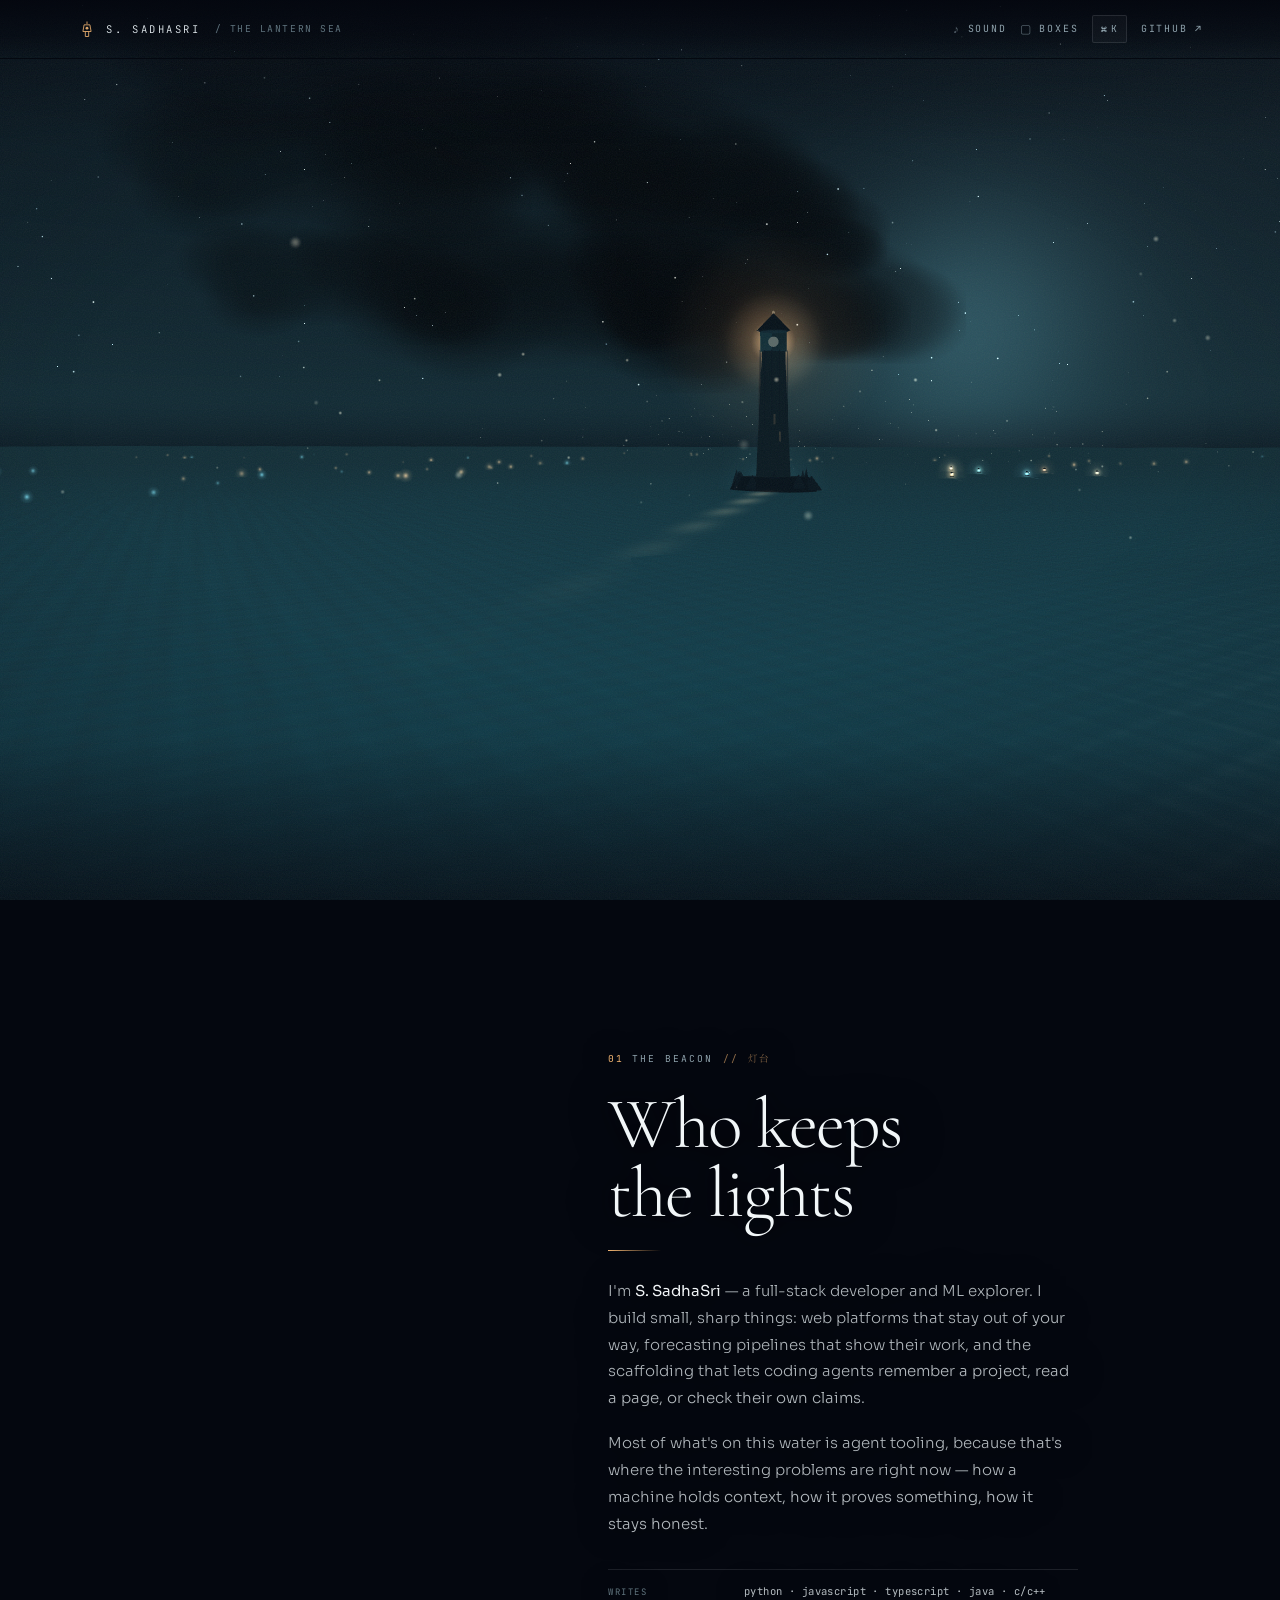
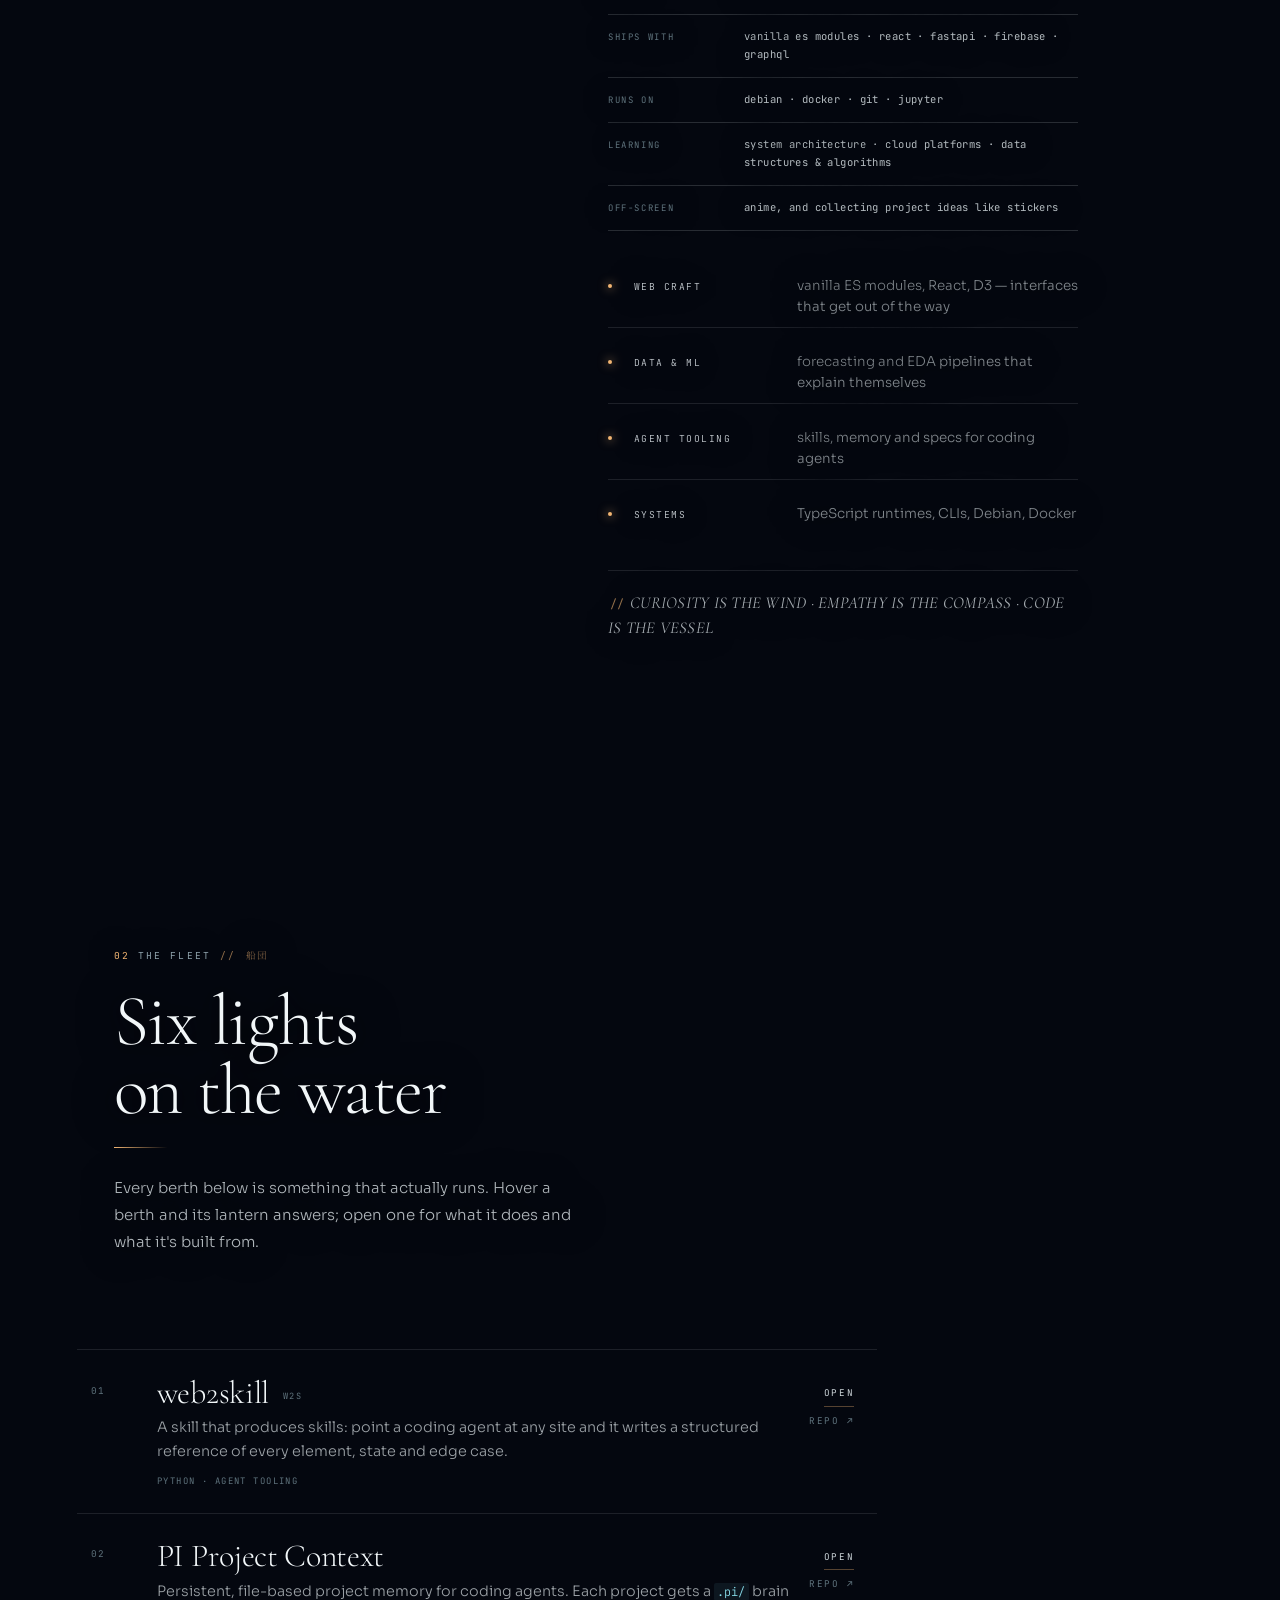
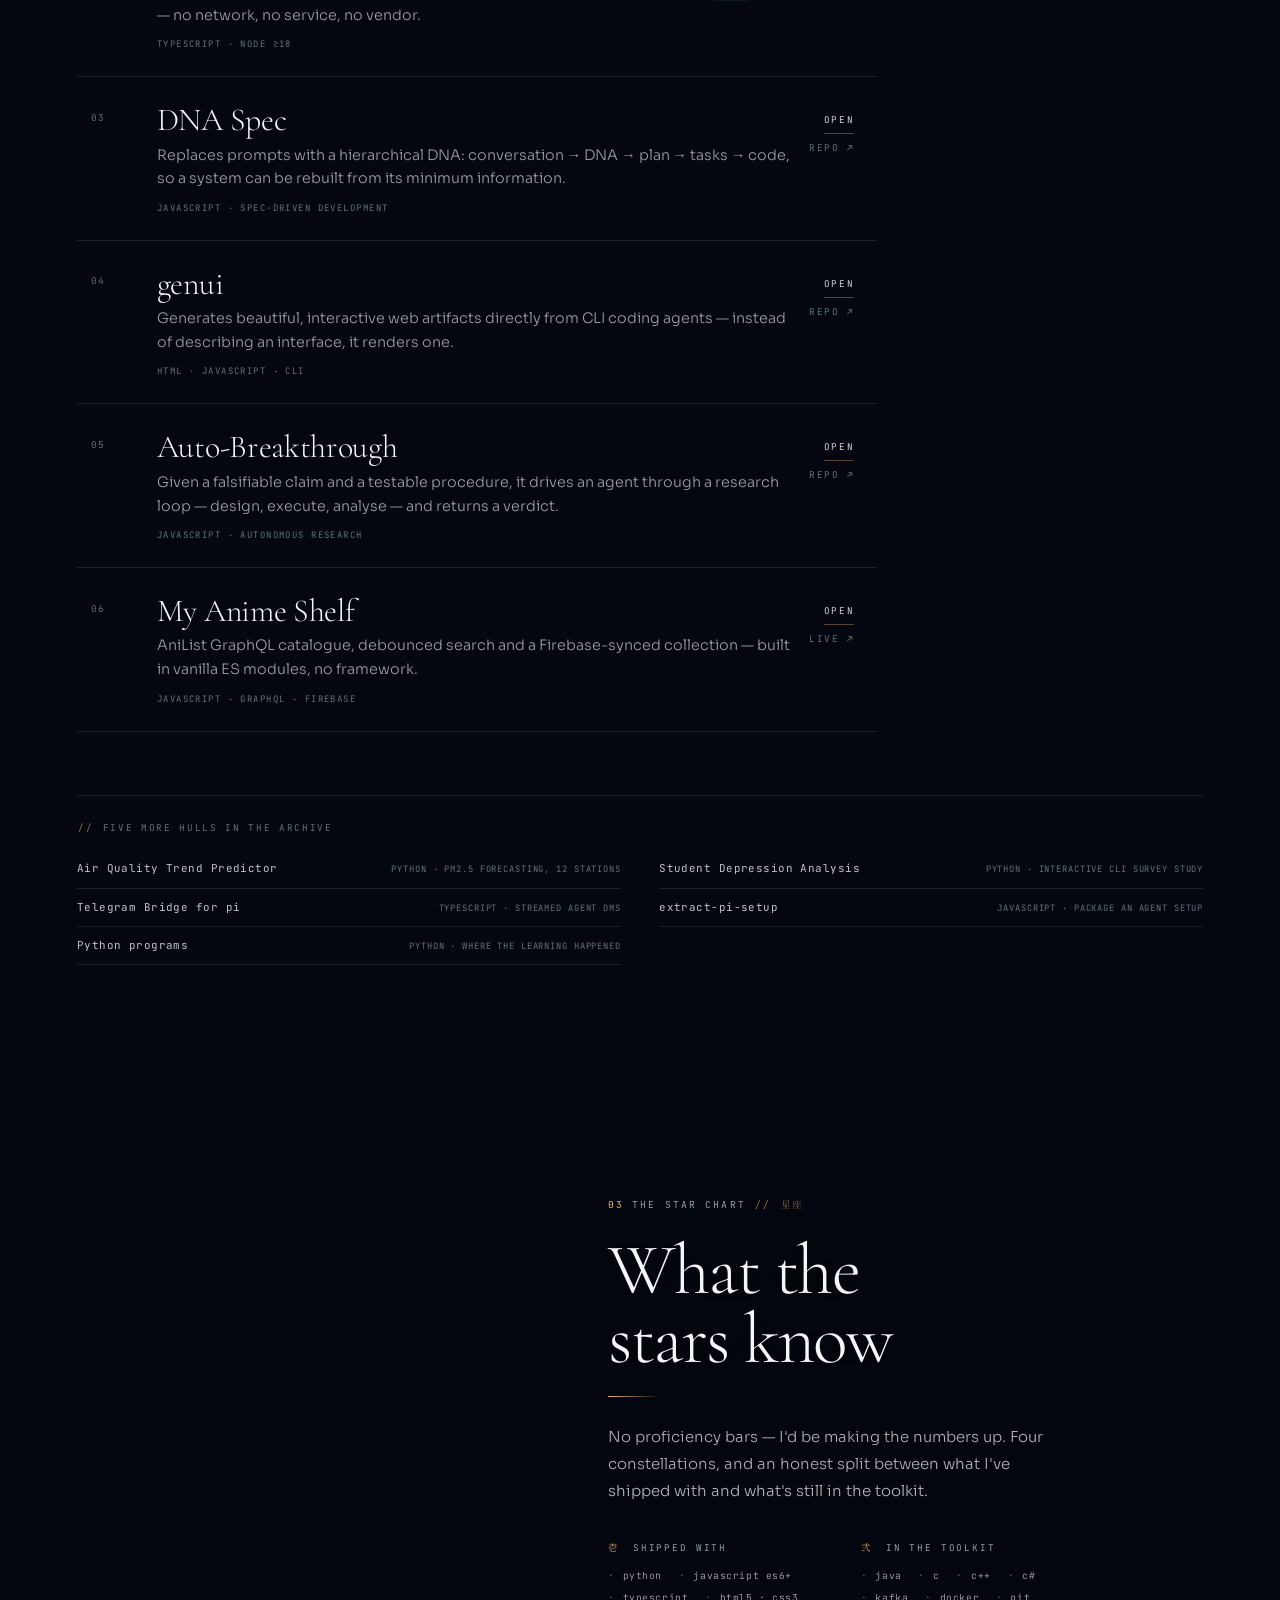
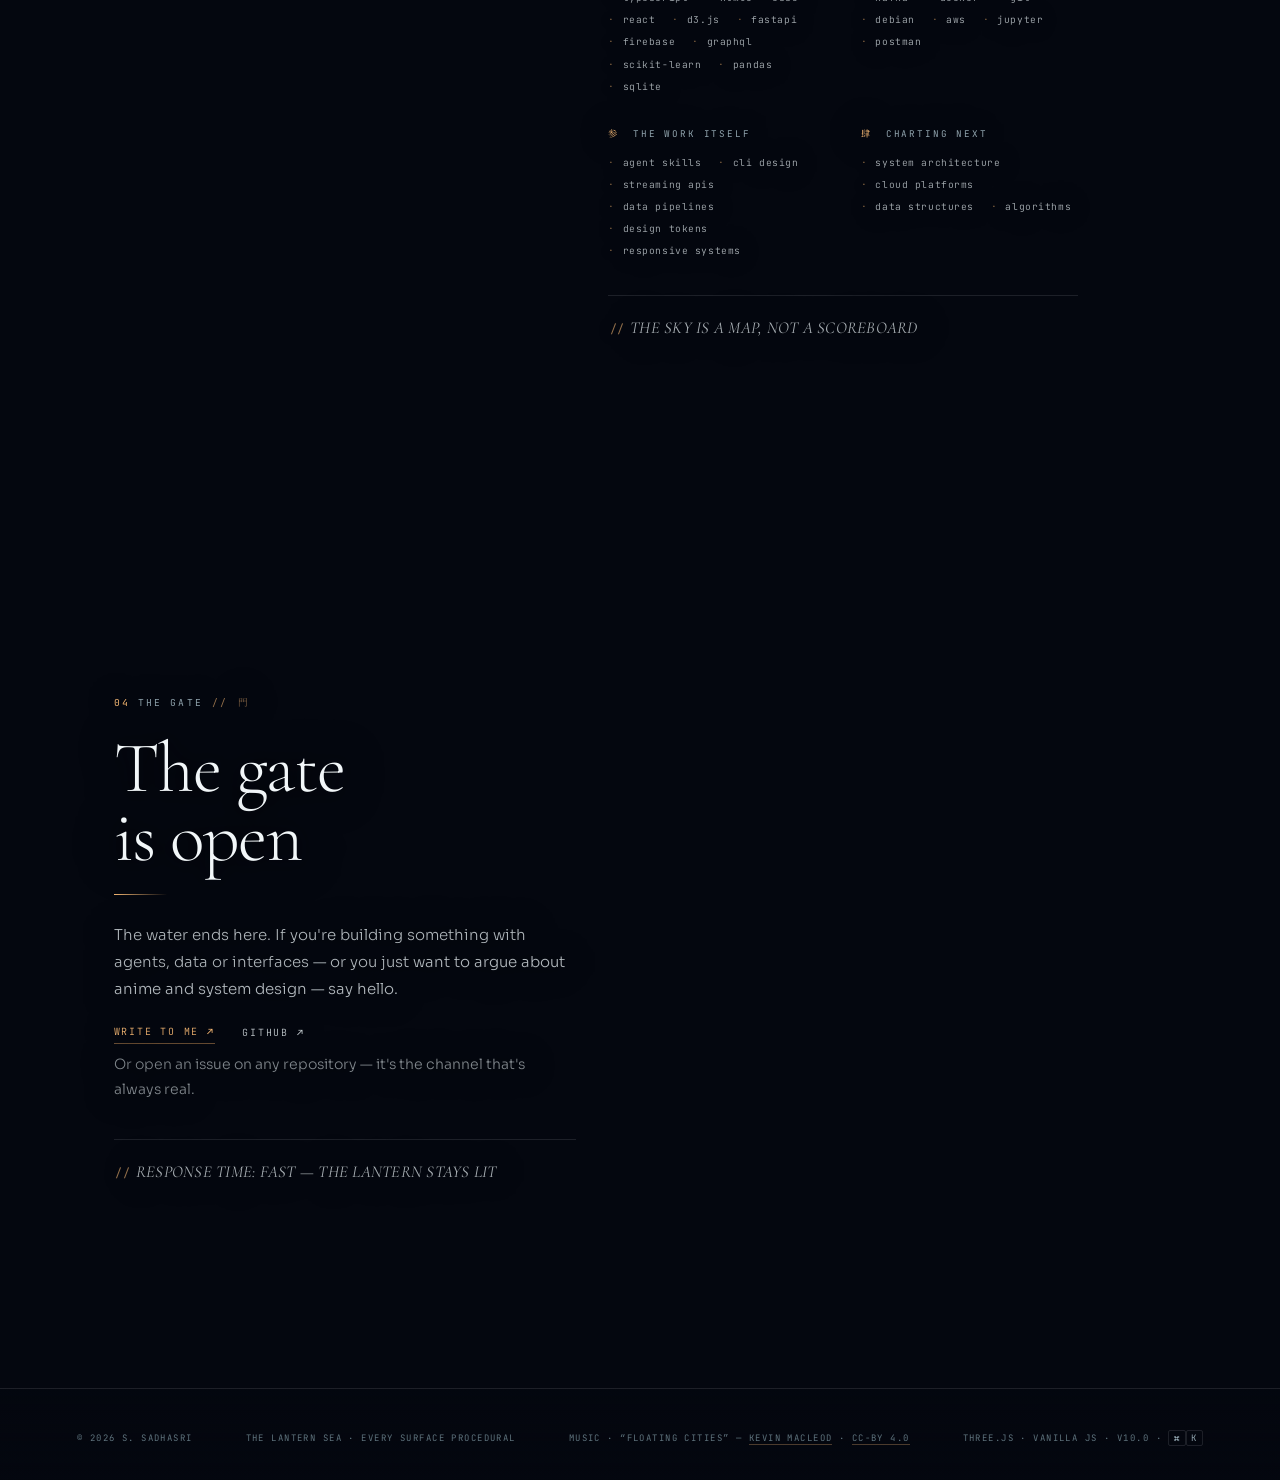
<file: ss-portfolio/index.html>
<!DOCTYPE html>
<html lang="en">
<head>
  <meta charset="UTF-8">
  <meta name="viewport" content="width=device-width, initial-scale=1.0">
  <title>S. SADHASRI — THE LANTERN SEA // an explorable portfolio</title>
  <meta name="description" content="S. SadhaSri — full-stack developer & ML explorer. A procedural night ocean you can sail through: a beacon, a fleet of six projects, a star chart and a gate. Three.js, vanilla JS, zero downloaded models.">
  <meta name="theme-color" content="#04070f">
  <meta property="og:title" content="S. SADHASRI — THE LANTERN SEA">
  <meta property="og:description" content="The night ocean of a machine that never sleeps. Scroll to sail between a lighthouse, a fleet of lanterns, a star chart and a gate.">
  <meta property="og:type" content="website">
  <meta property="og:image" content="https://saichaitu2012.github.io/SAICHAITU2012/ss-portfolio/assets/og.png">
  <meta name="twitter:card" content="summary_large_image">
  <link rel="icon" href="data:image/svg+xml,%3Csvg xmlns='http://www.w3.org/2000/svg' viewBox='0 0 64 64'%3E%3Crect width='64' height='64' rx='14' fill='%2304070f'/%3E%3Cpath d='M32 14v6M24 22h16l3 18H21zM27 40h10v10H27z' fill='none' stroke='%23f3b673' stroke-width='2.4' stroke-linejoin='round'/%3E%3Ccircle cx='32' cy='31' r='4.5' fill='%23ffd9a3'/%3E%3C/svg%3E">
  <link rel="preconnect" href="https://fonts.googleapis.com">
  <link rel="preconnect" href="https://fonts.gstatic.com" crossorigin>
  <!-- fonts load async so no render is ever blocked waiting on them — the
       system fallbacks paint first and the webfonts swap in. The JP family
       is subset to exactly the 13 glyphs this site uses (a few KB instead
       of full JP slices): 参台団壱岸座弐星海灯肆船門 -->
  <link rel="stylesheet" media="print" onload="this.media='all'" href="https://fonts.googleapis.com/css2?family=Cormorant+Garamond:ital,wght@0,300;0,400;1,300&family=Sora:wght@200;300;400;500&family=JetBrains+Mono:wght@400;500&display=swap">
  <link rel="stylesheet" media="print" onload="this.media='all'" href="https://fonts.googleapis.com/css2?family=Noto+Serif+JP:wght@300&text=%E5%8F%82%E5%8F%B0%E5%9B%A3%E5%A3%B1%E5%B2%B8%E5%BA%A7%E5%BC%90%E6%98%9F%E6%B5%B7%E7%81%AF%E8%82%86%E8%88%B9%E9%96%80&display=swap">
  <noscript>
    <link rel="stylesheet" href="https://fonts.googleapis.com/css2?family=Cormorant+Garamond:ital,wght@0,300;0,400;1,300&family=Sora:wght@200;300;400;500&family=JetBrains+Mono:wght@400;500&family=Noto+Serif+JP:wght@300&display=swap">
  </noscript>
  <link rel="stylesheet" href="style.css">
  <script>document.documentElement.classList.add('js');</script>
</head>
<body>

  <!-- ══ boot ══ -->
  <div id="boot" aria-hidden="true">
    <div class="boot-kanji" lang="ja">灯</div>
    <div class="boot-inner">
      <p class="boot-over mono">the lantern sea <span class="rule">//</span> <span lang="ja">灯海</span></p>
      <canvas id="boot-fx" width="340" height="340"></canvas>
      <p class="boot-line mono" id="boot-line">lighting the lanterns</p>
      <div class="boot-bar"><i></i></div>
    </div>
    <p class="boot-brand mono">S. SadhaSri <span class="rule">//</span> the night ocean of a machine that never sleeps</p>
  </div>

  <!-- ══ the world ══ -->
  <canvas id="world" aria-hidden="true"></canvas>
  <div class="scrim" aria-hidden="true"></div>
  <div class="grain" aria-hidden="true"></div>

  <a class="skip-link" href="#main">skip to content</a>

  <!-- ══ station readout ══ -->
  <div id="hud" class="hud mono" aria-hidden="true">
    <span id="hud-num">00</span>
    <span id="hud-name">the shore</span>
    <i class="hud-bar"><b id="hud-fill"></b></i>
  </div>

  <!-- ══ journey rail ══ -->
  <nav class="journey" aria-label="stations">
    <ul>
      <li><a href="#shore" data-station="0"><span class="j-num mono">00</span><span class="j-name">shore</span><span class="j-jp" lang="ja">岸</span></a></li>
      <li><a href="#beacon" data-station="1"><span class="j-num mono">01</span><span class="j-name">beacon</span><span class="j-jp" lang="ja">灯台</span></a></li>
      <li><a href="#fleet" data-station="2"><span class="j-num mono">02</span><span class="j-name">fleet</span><span class="j-jp" lang="ja">船団</span></a></li>
      <li><a href="#chart" data-station="3"><span class="j-num mono">03</span><span class="j-name">chart</span><span class="j-jp" lang="ja">星座</span></a></li>
      <li><a href="#gate" data-station="4"><span class="j-num mono">04</span><span class="j-name">gate</span><span class="j-jp" lang="ja">門</span></a></li>
    </ul>
  </nav>

  <!-- ══ nav ══ -->
  <header id="site-nav">
    <div class="nav-inner">
      <a href="#shore" class="nav-mark" aria-label="S. SadhaSri — home">
        <svg viewBox="0 0 24 24" aria-hidden="true"><path d="M12 3v3M8.5 7h7l1.4 8H7.1zM10 15h4v6h-4z" fill="none" stroke="currentColor" stroke-width="1.1" stroke-linejoin="round"/><circle cx="12" cy="11" r="1.7" fill="currentColor"/></svg>
        <span class="nav-name">S. SADHASRI</span>
      </a>
      <span class="nav-world mono">/ the lantern sea</span>
      <div class="nav-right">
        <button id="sound-toggle" class="nav-tgl mono" type="button" aria-pressed="false" title="ambient sound — waves, a slow pad and lantern chimes">
          <span class="tgl-glyph" aria-hidden="true">♪</span><span class="tgl-text">sound</span>
        </button>
        <button id="boxes-toggle" class="nav-tgl mono" type="button" aria-pressed="false" title="show the golden-edged panels (classic look)">
          <span class="tgl-glyph" aria-hidden="true">▢</span><span class="tgl-text">boxes</span>
        </button>
        <button id="cmdk-open" class="cmdk-btn mono" type="button" aria-label="open command palette">
          <span>⌘</span><span>K</span>
        </button>
        <a class="nav-gh mono" href="https://github.com/SadhaSri697" target="_blank" rel="noopener">github <span aria-hidden="true">↗</span></a>
      </div>
    </div>
  </header>

  <main id="main">

    <!-- ══ 00 · THE SHORE ══ -->
    <section id="shore" class="station" data-station="0">
      <div class="panel panel-hero">
        <p class="overline mono">the lantern sea <span class="rule">//</span> an explorable portfolio <span class="jp" lang="ja">灯海</span></p>
        <h1 class="hero-name">S.&nbsp;SadhaSri</h1>
        <p class="hero-role mono"><span class="caret-mark">▸</span> <span id="typed">full-stack developer</span><i class="caret" aria-hidden="true"></i></p>
        <p class="lede">
          This is the night ocean of a machine that never sleeps. Everything I've built
          is a light left burning on the water — scroll, and we'll sail past all of it.
        </p>
        <div class="cta-row">
          <a class="btn btn-solid" href="#beacon">set sail <span aria-hidden="true">↓</span></a>
          <a class="btn btn-line" href="https://github.com/SadhaSri697" target="_blank" rel="noopener">github <span aria-hidden="true">↗</span></a>
        </div>
        <dl class="figures mono">
          <div><dt>public repos</dt><dd data-count="13">13</dd></div>
          <div><dt>lanterns in the fleet</dt><dd data-count="6">6</dd></div>
          <div><dt>constellations</dt><dd data-count="4">4</dd></div>
          <div><dt>ocean</dt><dd>1</dd></div>
        </dl>
      </div>
      <a class="sail-cue mono" href="#beacon"><span>sail</span><i></i></a>
    </section>

    <!-- ══ 01 · THE BEACON ══ -->
    <section id="beacon" class="station station-right" data-station="1">
      <div class="panel">
        <p class="station-head mono"><span class="s-num">01</span> the beacon <span class="rule">//</span> <span class="jp" lang="ja">灯台</span></p>
        <h2 class="display">Who keeps<br>the lights</h2>
        <p class="body">
          I'm <strong>S. SadhaSri</strong> — a full-stack developer and ML explorer.
          I build small, sharp things: web platforms that stay out of your way,
          forecasting pipelines that show their work, and the scaffolding that lets
          coding agents remember a project, read a page, or check their own claims.
        </p>
        <p class="body">
          Most of what's on this water is agent tooling, because that's where the
          interesting problems are right now — how a machine holds context, how it
          proves something, how it stays honest.
        </p>

        <dl class="dossier mono">
          <div><dt>writes</dt><dd>python · javascript · typescript · java · c/c++</dd></div>
          <div><dt>ships with</dt><dd>vanilla es modules · react · fastapi · firebase · graphql</dd></div>
          <div><dt>runs on</dt><dd>debian · docker · git · jupyter</dd></div>
          <div><dt>learning</dt><dd>system architecture · cloud platforms · data structures &amp; algorithms</dd></div>
          <div><dt>off-screen</dt><dd>anime, and collecting project ideas like stickers</dd></div>
        </dl>

        <ul class="lamps">
          <li>
            <span class="lamp-mark" aria-hidden="true"></span>
            <span class="lamp-name">web craft</span>
            <span class="lamp-note">vanilla ES modules, React, D3 — interfaces that get out of the way</span>
          </li>
          <li>
            <span class="lamp-mark" aria-hidden="true"></span>
            <span class="lamp-name">data &amp; ml</span>
            <span class="lamp-note">forecasting and EDA pipelines that explain themselves</span>
          </li>
          <li>
            <span class="lamp-mark" aria-hidden="true"></span>
            <span class="lamp-name">agent tooling</span>
            <span class="lamp-note">skills, memory and specs for coding agents</span>
          </li>
          <li>
            <span class="lamp-mark" aria-hidden="true"></span>
            <span class="lamp-name">systems</span>
            <span class="lamp-note">TypeScript runtimes, CLIs, Debian, Docker</span>
          </li>
        </ul>

        <p class="creed mono"><span class="rule">//</span> curiosity is the wind · empathy is the compass · code is the vessel</p>
      </div>
    </section>

    <!-- ══ 02 · THE FLEET ══ -->
    <section id="fleet" class="station station-fleet" data-station="2">
      <div class="fleet-inner">
        <div class="panel">
        <p class="station-head mono"><span class="s-num">02</span> the fleet <span class="rule">//</span> <span class="jp" lang="ja">船団</span></p>
        <h2 class="display">Six lights<br>on the water</h2>
        <p class="body">
          Every berth below is something that actually runs. Hover a berth and its
          lantern answers; open one for what it does and what it's built from.
        </p>
      </div>

      <ol class="fleet" id="fleet-list">
        <li class="berth" data-project="w2s">
          <span class="b-num mono">01</span>
          <div class="b-main">
            <h3 class="b-title">web2skill <span class="b-alias mono">w2s</span></h3>
            <p class="b-desc">A skill that produces skills: point a coding agent at any site and it writes a structured reference of every element, state and edge case.</p>
            <p class="b-tags mono">python · agent tooling</p>
          </div>
          <div class="b-acts">
            <button class="b-open mono" type="button" data-open="w2s">open</button>
            <a class="b-link mono" href="https://github.com/SadhaSri697/Webtoskill" target="_blank" rel="noopener">repo ↗</a>
          </div>
        </li>
        <li class="berth" data-project="pi">
          <span class="b-num mono">02</span>
          <div class="b-main">
            <h3 class="b-title">PI Project Context</h3>
            <p class="b-desc">Persistent, file-based project memory for coding agents. Each project gets a <code>.pi/</code> brain — no network, no service, no vendor.</p>
            <p class="b-tags mono">typescript · node ≥18</p>
          </div>
          <div class="b-acts">
            <button class="b-open mono" type="button" data-open="pi">open</button>
            <a class="b-link mono" href="https://github.com/SadhaSri697/Pi-ppc-main" target="_blank" rel="noopener">repo ↗</a>
          </div>
        </li>
        <li class="berth" data-project="dna">
          <span class="b-num mono">03</span>
          <div class="b-main">
            <h3 class="b-title">DNA Spec</h3>
            <p class="b-desc">Replaces prompts with a hierarchical DNA: conversation → DNA → plan → tasks → code, so a system can be rebuilt from its minimum information.</p>
            <p class="b-tags mono">javascript · spec-driven development</p>
          </div>
          <div class="b-acts">
            <button class="b-open mono" type="button" data-open="dna">open</button>
            <a class="b-link mono" href="https://github.com/SadhaSri697/Dna-spec-main" target="_blank" rel="noopener">repo ↗</a>
          </div>
        </li>
        <li class="berth" data-project="genui">
          <span class="b-num mono">04</span>
          <div class="b-main">
            <h3 class="b-title">genui</h3>
            <p class="b-desc">Generates beautiful, interactive web artifacts directly from CLI coding agents — instead of describing an interface, it renders one.</p>
            <p class="b-tags mono">html · javascript · cli</p>
          </div>
          <div class="b-acts">
            <button class="b-open mono" type="button" data-open="genui">open</button>
            <a class="b-link mono" href="https://github.com/SadhaSri697/Genui-main" target="_blank" rel="noopener">repo ↗</a>
          </div>
        </li>
        <li class="berth" data-project="auto">
          <span class="b-num mono">05</span>
          <div class="b-main">
            <h3 class="b-title">Auto-Breakthrough</h3>
            <p class="b-desc">Given a falsifiable claim and a testable procedure, it drives an agent through a research loop — design, execute, analyse — and returns a verdict.</p>
            <p class="b-tags mono">javascript · autonomous research</p>
          </div>
          <div class="b-acts">
            <button class="b-open mono" type="button" data-open="auto">open</button>
            <a class="b-link mono" href="https://github.com/SadhaSri697/Auto-breaktrough-main" target="_blank" rel="noopener">repo ↗</a>
          </div>
        </li>
        <li class="berth" data-project="anime">
          <span class="b-num mono">06</span>
          <div class="b-main">
            <h3 class="b-title">My Anime Shelf</h3>
            <p class="b-desc">AniList GraphQL catalogue, debounced search and a Firebase-synced collection — built in vanilla ES modules, no framework.</p>
            <p class="b-tags mono">javascript · graphql · firebase</p>
          </div>
          <div class="b-acts">
            <button class="b-open mono" type="button" data-open="anime">open</button>
            <a class="b-link mono" href="https://sadhasri697.github.io/My-Anime-Self/" target="_blank" rel="noopener">live ↗</a>
          </div>
        </li>
      </ol>
      </div>

      <div class="archive">
        <p class="archive-head mono"><span class="rule">//</span> five more hulls in the archive</p>
        <ul class="archive-list mono">
          <li><a href="https://github.com/SadhaSri697/Air-Quality-Trend-Predictor" target="_blank" rel="noopener"><b>Air Quality Trend Predictor</b><span>python · pm2.5 forecasting, 12 stations</span></a></li>
          <li><a href="https://github.com/SadhaSri697/Student-Depression-Analysis" target="_blank" rel="noopener"><b>Student Depression Analysis</b><span>python · interactive CLI survey study</span></a></li>
          <li><a href="https://github.com/SadhaSri697/Pi-telegram-main" target="_blank" rel="noopener"><b>Telegram Bridge for pi</b><span>typescript · streamed agent DMs</span></a></li>
          <li><a href="https://github.com/SadhaSri697/Pi-extract-main" target="_blank" rel="noopener"><b>extract-pi-setup</b><span>javascript · package an agent setup</span></a></li>
          <li><a href="https://github.com/SadhaSri697/Python-programs" target="_blank" rel="noopener"><b>Python programs</b><span>python · where the learning happened</span></a></li>
        </ul>
      </div>
    </section>

    <!-- ══ 03 · THE STAR CHART ══ -->
    <section id="chart" class="station station-right" data-station="3">
      <div class="panel">
        <p class="station-head mono"><span class="s-num">03</span> the star chart <span class="rule">//</span> <span class="jp" lang="ja">星座</span></p>
        <h2 class="display">What the<br>stars know</h2>
        <p class="body">
          No proficiency bars — I'd be making the numbers up. Four constellations,
          and an honest split between what I've shipped with and what's still
          in the toolkit.
        </p>

        <div class="chart-groups">
          <div class="cg">
            <p class="cg-title mono"><span class="cg-i">壱</span> shipped with</p>
            <ul class="chips"><li>python</li><li>javascript es6+</li><li>typescript</li><li>html5 · css3</li><li>react</li><li>d3.js</li><li>fastapi</li><li>firebase</li><li>graphql</li><li>scikit-learn</li><li>pandas</li><li>sqlite</li></ul>
          </div>
          <div class="cg">
            <p class="cg-title mono"><span class="cg-i">弐</span> in the toolkit</p>
            <ul class="chips"><li>java</li><li>c</li><li>c++</li><li>c#</li><li>kafka</li><li>docker</li><li>git</li><li>debian</li><li>aws</li><li>jupyter</li><li>postman</li></ul>
          </div>
          <div class="cg">
            <p class="cg-title mono"><span class="cg-i">参</span> the work itself</p>
            <ul class="chips"><li>agent skills</li><li>cli design</li><li>streaming apis</li><li>data pipelines</li><li>design tokens</li><li>responsive systems</li></ul>
          </div>
          <div class="cg">
            <p class="cg-title mono"><span class="cg-i">肆</span> charting next</p>
            <ul class="chips"><li>system architecture</li><li>cloud platforms</li><li>data structures</li><li>algorithms</li></ul>
          </div>
        </div>

        <p class="creed mono"><span class="rule">//</span> the sky is a map, not a scoreboard</p>
      </div>
    </section>

    <!-- ══ 04 · THE GATE ══ -->
    <section id="gate" class="station" data-station="4">
      <div class="panel">
        <p class="station-head mono"><span class="s-num">04</span> the gate <span class="rule">//</span> <span class="jp" lang="ja">門</span></p>
        <h2 class="display">The gate<br>is open</h2>
        <p class="body">
          The water ends here. If you're building something with agents, data or
          interfaces — or you just want to argue about anime and system design —
          say hello.
        </p>
        <div class="cta-row">
          <a class="btn btn-solid" href="mailto:jnanasadhasri.s@gmail.com?subject=From%20the%20lantern%20sea">write to me <span aria-hidden="true">↗</span></a>
          <a class="btn btn-line" href="https://github.com/SadhaSri697" target="_blank" rel="noopener">github <span aria-hidden="true">↗</span></a>
        </div>
        <p class="body small">
          Or open an issue on any repository — it's the channel that's always real.
        </p>
        <p class="creed mono"><span class="rule">//</span> response time: fast — the lantern stays lit</p>
      </div>
    </section>

    <footer id="site-footer">
      <div class="footer-inner mono">
        <p>© <span id="year">2026</span> S. SADHASRI</p>
        <p class="footer-mid">the lantern sea · every surface procedural</p>
        <p class="footer-music">music · “floating cities” — <a href="https://incompetech.com/" target="_blank" rel="noopener">kevin macLeod</a> · <a href="https://creativecommons.org/licenses/by/4.0/" target="_blank" rel="noopener">cc-by 4.0</a></p>
        <p>three.js · vanilla js · v10.0 · <span class="kbd">⌘</span><span class="kbd">K</span></p>
      </div>
    </footer>
  </main>

  <!-- ══ berth detail ══ -->
  <div id="berth-overlay" class="berth-overlay" hidden>
    <article class="berth-card" role="dialog" aria-modal="true" aria-labelledby="berth-title">
      <button class="berth-close mono" id="berth-close" type="button">esc</button>
      <p class="berth-kicker mono" id="berth-kicker"></p>
      <h3 class="berth-title" id="berth-title"></h3>
      <p class="berth-summary" id="berth-summary"></p>
      <img class="berth-sigil" id="berth-sigil" alt="" width="132" height="132">
      <ul class="berth-points" id="berth-points"></ul>
      <p class="berth-stack mono" id="berth-stack"></p>
      <div class="berth-links" id="berth-links"></div>
    </article>
  </div>

  <!-- ══ command palette ══ -->
  <div id="cmdk" class="cmdk-overlay" hidden>
    <div class="cmdk-box" role="dialog" aria-modal="true" aria-label="command palette">
      <div class="cmdk-input-row">
        <span class="mono cmdk-prompt" aria-hidden="true">▸</span>
        <input id="cmdk-input" class="mono" type="text" placeholder="plot a course…" autocomplete="off" spellcheck="false" aria-label="search stations and projects">
        <span class="mono cmdk-esc">esc</span>
      </div>
      <ul id="cmdk-list" class="mono" role="listbox" aria-label="results"></ul>
    </div>
  </div>

  <script src="three.min.js"></script>
  <script src="world.js"></script>
  <script src="app.js"></script>
</body>
</html>
</file>
<file: ss-portfolio/style.css>
/* ═══════════════════════════════════════════════════════════════════════
   THE LANTERN SEA — style.css
   Editorial layout over a procedural night ocean.
   Two accents only: lantern gold and signal cyan. No cards, no glass,
   no gradients-as-decoration — hairline rules and negative space instead.
   ═══════════════════════════════════════════════════════════════════════ */

/* ── tokens ───────────────────────────────────────────────────────── */

:root {
  --abyss: #04070f;
  --ink: #050b12;
  --gold: #f3b673;
  --gold-hot: #ffd9a3;
  --cyan: #86dbe8;
  --paper: #e6eef2;
  --mute: #8fa2ac;
  --mute-2: #5f737d;
  --hair: rgba(230, 238, 242, 0.14);
  --hair-soft: rgba(230, 238, 242, 0.11);
  --panel-pad: clamp(1.3rem, 6vw, 7rem);

  --disp: "Cormorant Garamond", "Iowan Old Style", Georgia, serif;
  --body: "Sora", -apple-system, BlinkMacSystemFont, "Segoe UI", sans-serif;
  --mono: "JetBrains Mono", ui-monospace, SFMono-Regular, Menlo, monospace;
  --jp: "Noto Serif JP", "Hiragino Mincho ProN", serif;

  --ease: cubic-bezier(0.22, 0.61, 0.36, 1);
}

/* ── reset ────────────────────────────────────────────────────────── */

*,
*::before,
*::after {
  box-sizing: border-box;
}

html {
  -webkit-text-size-adjust: 100%;
  scroll-behavior: smooth;
  overflow-x: hidden; /* on the root: keeps the viewport the scroller */
}

body {
  margin: 0;
  background: var(--abyss);
  color: var(--paper);
  font-family: var(--body);
  font-weight: 300;
  font-size: 16px;
  line-height: 1.6;
  -webkit-font-smoothing: antialiased;
  text-rendering: optimizeLegibility;
  overflow-x: clip;
}

img {
  max-width: 100%;
  display: block;
}

a {
  color: inherit;
  text-decoration: none;
}

button {
  font: inherit;
  color: inherit;
}

::selection {
  background: rgba(243, 182, 115, 0.28);
  color: #fff;
}

:focus-visible {
  outline: 1px solid var(--gold);
  outline-offset: 3px;
}

/* ── the world ────────────────────────────────────────────────────── */

#world {
  position: fixed;
  inset: 0;
  width: 100%;
  height: 100%;
  display: block;
  z-index: 0;
  pointer-events: none;
}

.scrim {
  position: fixed;
  inset: 0;
  z-index: 1;
  pointer-events: none;
  background:
    radial-gradient(130% 90% at 50% 45%, transparent 34%, rgba(4, 7, 15, 0.62) 100%),
    linear-gradient(to bottom, rgba(4, 7, 15, 0.55) 0%, transparent 16%, transparent 82%, rgba(4, 7, 15, 0.7) 100%);
}

.grain {
  position: fixed;
  inset: 0;
  z-index: 2;
  pointer-events: none;
  opacity: 0.07;
  /* no mix-blend-mode here — blending the whole viewport against the
     animating WebGL canvas every frame costs real frames on weak GPUs;
     plain alpha compositing reads almost identically on a dark scene */
  background-image: url("data:image/svg+xml,%3Csvg xmlns='http://www.w3.org/2000/svg' width='180' height='180'%3E%3Cfilter id='n'%3E%3CfeTurbulence type='fractalNoise' baseFrequency='0.85' numOctaves='3' stitchTiles='stitch'/%3E%3C/filter%3E%3Crect width='180' height='180' filter='url(%23n)'/%3E%3C/svg%3E");
}

main {
  position: relative;
  z-index: 3;
}

.skip-link {
  position: absolute;
  top: -100px;
  left: 1rem;
  z-index: 100;
  background: var(--gold);
  color: #100d09;
  padding: 0.6rem 1rem;
  font-family: var(--mono);
  font-size: 0.7rem;
  text-transform: uppercase;
  letter-spacing: 0.14em;
}

.skip-link:focus {
  top: 0.8rem;
}

/* ── type primitives ──────────────────────────────────────────────── */

.mono {
  font-family: var(--mono);
  font-weight: 400;
  font-size: 0.66rem;
  letter-spacing: 0.18em;
  text-transform: uppercase;
}

.jp {
  font-family: var(--jp);
  letter-spacing: 0.08em;
  text-transform: none;
  color: var(--mute-2);
}

.rule {
  color: var(--gold);
  opacity: 0.6;
  padding: 0 0.15em;
}

.display {
  font-family: var(--disp);
  font-weight: 300;
  font-size: clamp(2.5rem, 6.2vw, 4.5rem);
  line-height: 0.96;
  letter-spacing: -0.02em;
  margin: 0 0 1.7rem;
  color: #f2f7f9;
}

/* gold keyline under every panel heading — the shared hierarchy cue */
.display::after {
  content: "";
  display: block;
  width: 3.4rem;
  height: 1px;
  margin-top: 1.35rem;
  background: linear-gradient(90deg, var(--gold), rgba(243, 182, 115, 0));
}

.station-head {
  margin-bottom: 1.15rem;
}

.station-head .jp {
  color: rgba(243, 182, 115, 0.5);
}

.body {
  font-size: clamp(0.94rem, 1.05vw, 1.04rem);
  line-height: 1.78;
  color: rgba(230, 238, 242, 0.76);
  max-width: 42ch;
  margin: 0 0 1.15rem;
}

.body strong {
  font-weight: 400;
  color: #f4f8fa;
}

.body.small {
  font-size: 0.88rem;
  color: rgba(230, 238, 242, 0.55);
}

/* ── nav ──────────────────────────────────────────────────────────── */

#site-nav {
  position: fixed;
  top: 0;
  left: 0;
  right: 0;
  z-index: 40;
  padding: 0.95rem var(--panel-pad);
  background: linear-gradient(to bottom, rgba(4, 7, 15, 0.92), rgba(4, 7, 15, 0.45) 62%, transparent);
  transition: border-color 0.4s var(--ease), background 0.4s var(--ease);
  border-bottom: 1px solid transparent;
}

#site-nav.scrolled {
  background: rgba(4, 7, 15, 0.88);
  border-bottom-color: var(--hair-soft);
}

.nav-inner {
  display: flex;
  align-items: center;
  gap: 0.9rem;
  max-width: 1600px;
  margin: 0 auto;
}

.nav-mark {
  display: inline-flex;
  align-items: center;
  gap: 0.6rem;
  color: var(--gold);
}

.nav-mark svg {
  width: 20px;
  height: 20px;
  opacity: 0.9;
}

.nav-name {
  font-family: var(--mono);
  font-size: 0.66rem;
  letter-spacing: 0.24em;
  color: var(--paper);
}

.nav-world {
  color: var(--mute-2);
  letter-spacing: 0.16em;
  font-size: 0.6rem;
}

.nav-right {
  margin-left: auto;
  display: flex;
  align-items: center;
  gap: 0.85rem;
}

.cmdk-btn {
  display: inline-flex;
  gap: 0.12rem;
  align-items: center;
  background: rgba(255, 255, 255, 0.03);
  border: 1px solid var(--hair-soft);
  border-radius: 2px;
  color: var(--mute);
  padding: 0.32rem 0.5rem;
  cursor: pointer;
  font-size: 0.6rem;
  transition: color 0.3s var(--ease), border-color 0.3s var(--ease);
}

.cmdk-btn:hover {
  color: var(--gold);
  border-color: rgba(243, 182, 115, 0.4);
}

.nav-gh {
  color: var(--mute);
  font-size: 0.62rem;
  letter-spacing: 0.18em;
  transition: color 0.3s var(--ease);
}

/* sound + boxes toggles — quiet mono switches in the nav */
.nav-tgl {
  display: inline-flex;
  align-items: center;
  gap: 0.4rem;
  background: none;
  border: 0;
  padding: 0.2rem 0;
  color: var(--mute);
  font-size: 0.62rem;
  letter-spacing: 0.18em;
  cursor: pointer;
  transition: color 0.3s var(--ease);
}

.nav-tgl:hover {
  color: var(--paper);
}

.nav-tgl .tgl-glyph {
  font-size: 0.72rem;
  opacity: 0.6;
  transition: opacity 0.3s var(--ease);
}

.nav-tgl.is-on {
  color: var(--gold);
}

.nav-tgl.is-on .tgl-glyph {
  opacity: 1;
}

.nav-gh:hover {
  color: var(--gold);
}

/* ── journey rail ─────────────────────────────────────────────────── */

.journey {
  position: fixed;
  right: clamp(1rem, 2.4vw, 2.2rem);
  top: 50%;
  transform: translateY(-50%);
  z-index: 30;
}

.journey ul {
  list-style: none;
  margin: 0;
  padding: 0;
  display: flex;
  flex-direction: column;
  gap: 0.15rem;
  align-items: flex-end;
}

.journey a {
  display: flex;
  align-items: center;
  gap: 0.55rem;
  padding: 0.42rem 0;
  color: var(--mute-2);
  font-size: 0.56rem;
  letter-spacing: 0.2em;
  transition: color 0.35s var(--ease);
}

.j-num {
  font-size: 0.56rem;
  letter-spacing: 0.14em;
  opacity: 0.7;
}

.j-name {
  opacity: 0;
  transform: translateX(4px);
  transition: opacity 0.35s var(--ease), transform 0.35s var(--ease);
  font-size: 0.56rem;
  letter-spacing: 0.2em;
}

.j-jp {
  font-family: var(--jp);
  font-size: 0.62rem;
  opacity: 0.55;
  width: 1.5rem;
  text-align: right;
}

.journey a:hover,
.journey a.active {
  color: var(--gold);
}

.journey a:hover .j-name,
.journey a.active .j-name {
  opacity: 1;
  transform: none;
}

.journey a.active .j-jp {
  opacity: 1;
  color: var(--gold-hot);
}

/* ── hud ──────────────────────────────────────────────────────────── */

.hud {
  position: fixed;
  left: var(--panel-pad);
  bottom: 1.5rem;
  z-index: 30;
  display: flex;
  align-items: center;
  gap: 0.65rem;
  color: var(--mute-2);
  font-size: 0.56rem;
  letter-spacing: 0.26em;
  pointer-events: none;
}

#hud-num {
  color: var(--gold);
}

.hud-bar {
  display: block;
  width: 80px;
  height: 1px;
  background: var(--hair-soft);
  position: relative;
  overflow: hidden;
}

.hud-bar b {
  position: absolute;
  inset: 0 auto 0 0;
  width: 0;
  background: var(--gold);
  transition: width 0.2s linear;
}

/* ── cinematic intro (world.js drives the camera; css reveals the deck) ── */

html.intro-pending .panel-hero,
html.intro-pending .hud,
html.intro-pending .journey,
html.intro-pending .sail-cue {
  opacity: 0;
}
html.intro-pending .panel-hero {
  transform: translateY(26px);
}
html.intro-done .panel-hero,
html.intro-done .hud,
html.intro-done .journey,
html.intro-done .sail-cue {
  opacity: 1;
  transform: none;
}
html.intro-done .panel-hero {
  transition: opacity 1.1s var(--ease) 0.12s, transform 1.15s var(--ease) 0.12s;
}
html.intro-done .hud {
  transition: opacity 0.9s var(--ease) 0.8s;
}
html.intro-done .journey {
  transition: opacity 0.9s var(--ease) 1s;
}
html.intro-done .sail-cue {
  transition: opacity 0.9s var(--ease) 1.35s;
}

/* ── stations ─────────────────────────────────────────────────────── */

.station {
  scroll-margin-top: 1.5rem;
}

.station {
  position: relative;
  min-height: 100vh;
  display: flex;
  align-items: center;
  padding: clamp(6rem, 13vh, 9rem) var(--panel-pad);
}

.station-right {
  justify-content: flex-end;
}

.panel {
  position: relative;
  max-width: 34rem;
  min-width: 0;
  padding: 2.1rem 2.3rem 1.9rem;
  text-shadow:
    0 1px 18px rgba(4, 7, 15, 0.95),
    0 0 44px rgba(4, 7, 15, 0.75);
}

/* ── optional surfaces — the golden-edged classic look (nav: "boxes")
   Default is boxless; toggling adds html.boxes-on and brings back the
   dark-glass panels with gold drafting-table corner brackets. ── */
html.boxes-on .panel {
  background: linear-gradient(
    168deg,
    rgba(12, 22, 34, 0.74) 0%,
    rgba(8, 14, 24, 0.62) 55%,
    rgba(7, 12, 22, 0.52) 100%
  );
  border: 1px solid rgba(160, 200, 220, 0.13);
  border-radius: 3px;
  -webkit-backdrop-filter: blur(16px) saturate(1.1);
  backdrop-filter: blur(16px) saturate(1.1);
  box-shadow:
    0 30px 90px rgba(2, 6, 14, 0.4),
    inset 0 1px 0 rgba(230, 238, 242, 0.05);
}

html.boxes-on .panel::before,
html.boxes-on .panel::after {
  content: "";
  position: absolute;
  width: 20px;
  height: 20px;
  pointer-events: none;
}
html.boxes-on .panel::before {
  top: -1px; left: -1px;
  border-top: 1px solid rgba(255, 214, 150, 0.95);
  border-left: 1px solid rgba(255, 214, 150, 0.95);
}
html.boxes-on .panel::after {
  bottom: -1px; right: -1px;
  border-bottom: 1px solid rgba(255, 214, 150, 0.7);
  border-right: 1px solid rgba(255, 214, 150, 0.7);
}

html.boxes-on .btn {
  padding: 0.8rem 1.4rem;
  border-radius: 2px;
  transition: background 0.35s var(--ease), color 0.35s var(--ease), border-color 0.35s var(--ease), transform 0.35s var(--ease);
}

html.boxes-on .btn-solid {
  background: var(--gold);
  color: #14100b;
  border-bottom: 1px solid var(--gold);
}

html.boxes-on .btn-solid:hover {
  background: var(--gold-hot);
  transform: translateY(-1px);
}

html.boxes-on .btn-line {
  border: 1px solid var(--hair);
  color: rgba(230, 238, 242, 0.85);
}

html.boxes-on .btn-line:hover {
  border-color: rgba(243, 182, 115, 0.55);
  color: var(--gold);
}

html.boxes-on .b-open {
  border: 1px solid var(--hair);
  border-radius: 2px;
  padding: 0.42rem 0.8rem;
}

html.boxes-on .b-open:hover {
  border-color: rgba(243, 182, 115, 0.5);
}

html.boxes-on .figures {
  border-top: 1px solid var(--hair-soft);
  padding-top: 1.5rem;
  margin-top: 2.8rem;
}

html.boxes-on .chips {
  gap: 0.38rem;
}

html.boxes-on .chips li {
  border: 1px solid var(--hair-soft);
  background: rgba(255, 255, 255, 0.015);
  border-radius: 2px;
  padding: 0.32rem 0.52rem;
}

html.boxes-on .chips li::before {
  content: none;
}

html.boxes-on .chips li:hover {
  border-color: rgba(243, 182, 115, 0.42);
}

.panel-wide {
  max-width: 60rem;
}

/* hero */

.panel-hero {
  max-width: 46rem;
}

.overline {
  color: var(--mute);
  font-size: 0.6rem;
  letter-spacing: 0.24em;
  margin: 0 0 1.6rem;
}

.hero-name {
  font-family: var(--disp);
  font-weight: 300;
  font-size: clamp(3.2rem, 11.5vw, 8.5rem);
  line-height: 0.86;
  letter-spacing: -0.035em;
  margin: 0 0 1.5rem;
  color: #f4f9fb;
}

.hero-name::after {
  content: "";
  display: block;
  width: 5.5rem;
  height: 1px;
  margin-top: 1.6rem;
  background: linear-gradient(90deg, var(--gold), rgba(243, 182, 115, 0));
}

.hero-role {
  color: var(--gold);
  font-size: 0.68rem;
  letter-spacing: 0.2em;
  margin: 0 0 1.5rem;
}

.caret-mark {
  opacity: 0.7;
  margin-right: 0.2rem;
}

.caret {
  display: inline-block;
  width: 1px;
  height: 0.85em;
  background: var(--gold);
  margin-left: 0.25rem;
  vertical-align: -0.08em;
  animation: blink 1.1s steps(2, start) infinite;
}

@keyframes blink {
  to {
    opacity: 0;
  }
}

.lede {
  font-size: clamp(1rem, 1.35vw, 1.16rem);
  line-height: 1.72;
  color: rgba(230, 238, 242, 0.8);
  max-width: 34rem;
  margin: 0 0 2.2rem;
}

/* buttons */

.cta-row {
  display: flex;
  flex-wrap: wrap;
  gap: 1.7rem;
  margin: 0 0 0.5rem;
}

.btn {
  display: inline-flex;
  align-items: center;
  gap: 0.5rem;
  padding: 0.2rem 0;
  font-family: var(--mono);
  font-size: 0.62rem;
  letter-spacing: 0.18em;
  text-transform: uppercase;
  border: 0;
  background: none;
  transition: color 0.35s var(--ease), border-color 0.35s var(--ease);
}

.btn-solid {
  color: var(--gold);
  border-bottom: 1px solid rgba(243, 182, 115, 0.45);
}

.btn-solid:hover {
  color: var(--gold-hot);
  border-bottom-color: rgba(243, 182, 115, 0.95);
}

.btn-line {
  color: rgba(230, 238, 242, 0.85);
}

.btn-line:hover {
  color: var(--gold);
}

/* figures */

.figures {
  display: grid;
  grid-template-columns: repeat(4, minmax(0, 1fr));
  gap: 1rem;
  margin: 2.6rem 0 0;
}

.figures div {
  display: flex;
  flex-direction: column-reverse;
  gap: 0.35rem;
}

.figures dt {
  color: var(--mute-2);
  font-size: 0.54rem;
  letter-spacing: 0.16em;
  line-height: 1.5;
}

.figures dd {
  margin: 0;
  font-family: var(--disp);
  font-size: 1.9rem;
  line-height: 1;
  color: #f4f9fb;
}

.sail-cue {
  position: absolute;
  left: 50%;
  bottom: 2.2rem;
  transform: translateX(-50%);
  display: flex;
  flex-direction: column;
  align-items: center;
  gap: 0.7rem;
  color: var(--mute-2);
  font-size: 0.54rem;
  letter-spacing: 0.3em;
}

.sail-cue i {
  display: block;
  width: 1px;
  height: 3rem;
  background: linear-gradient(to bottom, var(--gold), transparent);
  transform-origin: top;
  animation: sink 2.6s var(--ease) infinite;
}

@keyframes sink {
  0% {
    transform: scaleY(0.2);
    opacity: 0;
  }
  40% {
    opacity: 1;
  }
  100% {
    transform: scaleY(1);
    opacity: 0;
  }
}

/* station head */

.station-head {
  display: flex;
  align-items: center;
  gap: 0.5rem;
  color: var(--mute);
  font-size: 0.6rem;
  letter-spacing: 0.22em;
  margin: 0 0 1.5rem;
}

.s-num {
  color: var(--gold);
}

/* dossier */

.dossier {
  margin: 2rem 0 2.2rem;
  display: grid;
  gap: 0.05rem;
  border-top: 1px solid var(--hair-soft);
}

.dossier div {
  display: grid;
  grid-template-columns: 7.5rem 1fr;
  gap: 1rem;
  padding: 0.78rem 0;
  border-bottom: 1px solid rgba(230, 238, 242, 0.16);
  align-items: baseline;
}

.dossier dt {
  color: var(--mute-2);
  font-size: 0.56rem;
  letter-spacing: 0.18em;
  padding-top: 0.15rem;
}

.dossier dd {
  margin: 0;
  color: rgba(230, 238, 242, 0.78);
  font-size: 0.66rem;
  letter-spacing: 0.04em;
  text-transform: none;
  line-height: 1.7;
}

/* lamps */

.lamps {
  list-style: none;
  margin: 0;
  padding: 0;
  display: grid;
  gap: 0.9rem;
}

.lamps li {
  display: grid;
  grid-template-columns: 0.9rem 9.5rem 1fr;
  align-items: baseline;
  gap: 0.7rem;
  padding: 0.55rem 0;
  border-bottom: 1px solid var(--hair-soft);
}

.lamps li:last-child {
  border-bottom: none;
}

.lamp-mark {
  width: 4px;
  height: 4px;
  border-radius: 50%;
  background: var(--gold);
  box-shadow: 0 0 10px 1px rgba(243, 182, 115, 0.55);
  transform: translateY(-2px);
}

.lamp-name {
  font-family: var(--mono);
  font-size: 0.6rem;
  letter-spacing: 0.16em;
  text-transform: uppercase;
  color: rgba(230, 238, 242, 0.86);
}

.lamp-note {
  font-size: 0.84rem;
  line-height: 1.6;
  color: rgba(230, 238, 242, 0.55);
}

.creed {
  margin: 2.3rem 0 0;
  padding-top: 1.25rem;
  border-top: 1px solid var(--hair-soft);
  font-family: var(--disp);
  font-style: italic;
  font-weight: 400;
  font-size: 1.04rem;
  letter-spacing: 0.015em;
  line-height: 1.5;
  color: rgba(230, 238, 242, 0.72);
}

.creed .rule {
  font-family: var(--mono);
  font-style: normal;
  font-size: 0.7em;
}

/* ── the fleet ────────────────────────────────────────────────────── */

/* one editorial column on the left; the lantern water stays clear on the right */
.station-fleet {
  display: block;
  padding-top: clamp(7rem, 14vh, 10rem);
  padding-bottom: clamp(5rem, 9vh, 7rem);
}

.fleet-inner {
  max-width: 50rem;
}

.station-fleet .panel {
  max-width: 40rem;
}

.station-fleet .fleet {
  max-width: none;
  margin: 2.8rem 0 0;
  padding: 0;
}

.station-fleet .archive {
  max-width: 1180px;
  margin: clamp(3.5rem, 7vh, 5rem) 0 0;
  padding: 0;
}

.fleet,
.archive {
  max-width: 1180px;
  margin: 0 auto;
  padding: 0 var(--panel-pad);
}

.fleet {
  list-style: none;
  margin-top: 1.2rem;
}

.berth {
  position: relative;
  display: grid;
  grid-template-columns: 3rem 1fr auto;
  gap: 1.1rem;
  padding: 1.55rem 1.4rem 1.55rem 0.9rem;
  border-top: 1px solid var(--hair-soft);
  transition: background 0.45s var(--ease);
}

.berth:last-child {
  border-bottom: 1px solid var(--hair-soft);
}

.berth::before {
  content: "";
  position: absolute;
  left: 0;
  top: 0;
  bottom: 0;
  width: 1px;
  background: linear-gradient(to bottom, transparent, var(--gold), transparent);
  transform: scaleY(0);
  transition: transform 0.5s var(--ease);
}

.berth:hover {
  background: linear-gradient(90deg, rgba(243, 182, 115, 0.05), transparent 62%);
}

.berth:hover::before,
.berth:focus-within::before {
  transform: scaleY(1);
}

.b-num {
  color: var(--mute-2);
  font-size: 0.58rem;
  padding-top: 0.55rem;
  letter-spacing: 0.14em;
}

.b-title {
  font-family: var(--disp);
  font-weight: 300;
  font-size: clamp(1.5rem, 2.5vw, 2rem);
  line-height: 1.1;
  letter-spacing: -0.01em;
  margin: 0 0 0.4rem;
  color: #f2f7f9;
}

.b-alias {
  font-size: 0.54rem;
  color: var(--mute-2);
  letter-spacing: 0.18em;
  margin-left: 0.45rem;
  vertical-align: middle;
}

.b-desc {
  margin: 0 0 0.6rem;
  font-size: 0.9rem;
  line-height: 1.65;
  color: rgba(230, 238, 242, 0.66);
  max-width: 62ch;
}

.b-desc code {
  font-family: var(--mono);
  font-size: 0.82em;
  color: var(--cyan);
  background: rgba(134, 219, 232, 0.08);
  padding: 0.05em 0.3em;
  border-radius: 2px;
}

.b-tags {
  margin: 0;
  color: var(--mute-2);
  font-size: 0.56rem;
  letter-spacing: 0.16em;
}

.b-acts {
  display: flex;
  flex-direction: column;
  align-items: flex-end;
  gap: 0.45rem;
  padding-top: 0.4rem;
}

.b-open {
  background: none;
  border: 0;
  border-bottom: 1px solid rgba(243, 182, 115, 0.35);
  border-radius: 0;
  color: rgba(230, 238, 242, 0.9);
  padding: 0.3rem 0;
  font-size: 0.58rem;
  letter-spacing: 0.18em;
  text-transform: uppercase;
  cursor: pointer;
  transition: color 0.3s var(--ease), border-color 0.3s var(--ease);
}

.b-open:hover {
  color: var(--gold);
  border-bottom-color: rgba(243, 182, 115, 0.9);
}

.b-link {
  color: var(--mute-2);
  font-size: 0.58rem;
  letter-spacing: 0.16em;
  transition: color 0.3s var(--ease);
}

.b-link:hover {
  color: var(--gold);
}

.archive {
  margin-top: 2.8rem;
}

.archive-head {
  color: var(--mute-2);
  margin: 0 0 0.9rem;
  padding-top: 1.6rem;
  border-top: 1px solid var(--hair-soft);
  font-size: 0.58rem;
}

.archive-list {
  list-style: none;
  margin: 0;
  padding: 0;
  display: grid;
  grid-template-columns: repeat(2, minmax(0, 1fr));
  gap: 0 2.4rem;
}

.archive-list a {
  display: flex;
  justify-content: space-between;
  align-items: baseline;
  gap: 1rem;
  padding: 0.62rem 0;
  border-bottom: 1px solid var(--hair-soft);
}

.archive-list b {
  font-weight: 400;
  font-size: 0.68rem;
  letter-spacing: 0.04em;
  text-transform: none;
  color: rgba(230, 238, 242, 0.82);
  transition: color 0.3s var(--ease);
}

.archive-list span {
  font-size: 0.55rem;
  letter-spacing: 0.1em;
  color: var(--mute-2);
  text-align: right;
}

.archive-list a:hover b {
  color: var(--gold);
}

/* ── the star chart ───────────────────────────────────────────────── */

.chart-groups {
  display: grid;
  grid-template-columns: repeat(2, minmax(0, 1fr));
  gap: 2rem 2.2rem;
  margin: 2.2rem 0 0;
}

.cg-title {
  color: var(--mute);
  font-size: 0.58rem;
  letter-spacing: 0.2em;
  margin: 0 0 0.8rem;
}

.cg-i {
  font-family: var(--jp);
  color: var(--gold);
  margin-right: 0.5rem;
  letter-spacing: 0;
}

.chips {
  list-style: none;
  margin: 0;
  padding: 0;
  display: flex;
  flex-wrap: wrap;
  gap: 0.42rem 1.05rem;
}

.chips li {
  font-family: var(--mono);
  font-size: 0.6rem;
  letter-spacing: 0.06em;
  color: rgba(230, 238, 242, 0.72);
  transition: color 0.3s var(--ease);
}

.chips li::before {
  content: "·";
  color: rgba(243, 182, 115, 0.55);
  margin-right: 0.5rem;
}

.chips li:hover {
  color: var(--paper);
}

/* ── footer ───────────────────────────────────────────────────────── */

#site-footer {
  position: relative;
  z-index: 3;
  padding: 2.6rem var(--panel-pad) 2.2rem;
  border-top: 1px solid var(--hair-soft);
  background: linear-gradient(to top, rgba(4, 7, 15, 0.94), rgba(4, 7, 15, 0.5));
}

.footer-inner {
  display: flex;
  flex-wrap: wrap;
  justify-content: space-between;
  gap: 0.7rem;
  max-width: 1180px;
  margin: 0 auto;
  color: var(--mute-2);
  font-size: 0.56rem;
  letter-spacing: 0.16em;
}

.footer-inner p {
  margin: 0;
}

.footer-music a {
  color: var(--mute-2);
  text-decoration: none;
  border-bottom: 1px solid rgba(243, 182, 115, 0.3);
  transition: color 0.3s var(--ease), border-color 0.3s var(--ease);
}

.footer-music a:hover {
  color: var(--gold);
  border-bottom-color: rgba(243, 182, 115, 0.7);
}

.kbd {
  border: 1px solid var(--hair-soft);
  border-radius: 2px;
  padding: 0.08rem 0.28rem;
  color: var(--mute);
}

/* ── berth overlay ────────────────────────────────────────────────── */

.berth-overlay {
  position: fixed;
  inset: 0;
  z-index: 60;
  display: grid;
  place-items: center;
  padding: 1.2rem;
  background: rgba(2, 5, 10, 0.82);
  backdrop-filter: blur(7px);
  -webkit-backdrop-filter: blur(7px);
}

.berth-overlay[hidden] {
  display: none;
}

.berth-card {
  position: relative;
  width: min(44rem, 100%);
  max-height: 86vh;
  overflow-y: auto;
  padding: clamp(1.6rem, 4vw, 2.8rem);
  background: linear-gradient(160deg, rgba(190, 212, 244, 0.3), rgba(100, 130, 190, 0.18) 62%);
  border: 1px solid rgba(200, 225, 250, 0.45);
  border-radius: 3px;
  box-shadow: 0 40px 100px rgba(0, 0, 0, 0.65);
  animation: berth-in 0.32s var(--ease);
}

@keyframes berth-in {
  from {
    opacity: 0;
    transform: translateY(12px) scale(0.988);
  }
}

.berth-close {
  position: absolute;
  top: 0.9rem;
  right: 0.9rem;
  background: none;
  border: 1px solid var(--hair-soft);
  border-radius: 2px;
  color: var(--mute);
  padding: 0.28rem 0.45rem;
  font-size: 0.54rem;
  letter-spacing: 0.16em;
  text-transform: uppercase;
  cursor: pointer;
}

.berth-close:hover {
  color: var(--gold);
}

.berth-kicker {
  color: var(--gold);
  font-size: 0.56rem;
  letter-spacing: 0.24em;
  margin: 0;
}

.berth-title {
  font-family: var(--disp);
  font-weight: 300;
  font-size: clamp(2rem, 4.4vw, 2.9rem);
  line-height: 1;
  letter-spacing: -0.02em;
  margin: 0.7rem 0 1rem;
}

.berth-sigil {
  float: right;
  width: 108px;
  height: 108px;
  margin: 0.2rem 0 1rem 1.4rem;
  opacity: 0.85;
}

.berth-summary {
  font-size: 0.96rem;
  line-height: 1.72;
  color: rgba(230, 238, 242, 0.78);
  margin: 0 0 1.2rem;
  max-width: 44ch;
}

.berth-points {
  list-style: none;
  margin: 0 0 1.4rem;
  padding: 0;
  display: grid;
  gap: 0.6rem;
  clear: none;
}

.berth-points li {
  position: relative;
  padding-left: 1.15rem;
  font-size: 0.88rem;
  line-height: 1.6;
  color: rgba(230, 238, 242, 0.66);
}

.berth-points li::before {
  content: "";
  position: absolute;
  left: 0;
  top: 0.62em;
  width: 0.45rem;
  height: 1px;
  background: var(--gold);
  opacity: 0.8;
}

.berth-stack {
  color: var(--mute-2);
  font-size: 0.56rem;
  letter-spacing: 0.14em;
  margin: 0 0 1.3rem;
  padding-top: 1rem;
  border-top: 1px solid var(--hair-soft);
}

.berth-links {
  display: flex;
  flex-wrap: wrap;
  gap: 0.6rem;
}

/* ── command palette ──────────────────────────────────────────────── */

.cmdk-overlay {
  position: fixed;
  inset: 0;
  z-index: 70;
  display: grid;
  place-items: start center;
  padding: 13vh 1rem 1rem;
  background: rgba(2, 5, 10, 0.7);
  backdrop-filter: blur(4px);
  -webkit-backdrop-filter: blur(4px);
}

.cmdk-overlay[hidden] {
  display: none;
}

.cmdk-box {
  width: min(37rem, 100%);
  background: #060f17;
  border: 1px solid var(--hair);
  border-radius: 3px;
  overflow: hidden;
  box-shadow: 0 30px 90px rgba(0, 0, 0, 0.65);
}

.cmdk-input-row {
  display: flex;
  align-items: center;
  gap: 0.7rem;
  padding: 0.85rem 1rem;
  border-bottom: 1px solid var(--hair-soft);
}

.cmdk-prompt {
  color: var(--gold);
  font-size: 0.7rem;
}

#cmdk-input {
  flex: 1;
  background: none;
  border: none;
  color: var(--paper);
  font-size: 0.82rem;
  letter-spacing: 0.02em;
  text-transform: none;
  outline: none;
}

#cmdk-input::placeholder {
  color: var(--mute-2);
}

.cmdk-esc {
  color: var(--mute-2);
  font-size: 0.52rem;
  border: 1px solid var(--hair-soft);
  border-radius: 2px;
  padding: 0.12rem 0.28rem;
}

#cmdk-list {
  list-style: none;
  margin: 0;
  padding: 0.35rem;
  max-height: 52vh;
  overflow-y: auto;
}

.cmdk-item {
  display: flex;
  align-items: center;
  gap: 0.75rem;
  padding: 0.6rem 0.7rem;
  border-radius: 2px;
  color: rgba(230, 238, 242, 0.72);
  font-size: 0.72rem;
  letter-spacing: 0.02em;
  text-transform: none;
  cursor: pointer;
}

.cmdk-item.selected {
  background: rgba(243, 182, 115, 0.1);
  color: var(--paper);
}

.cmdk-glyph {
  color: var(--gold);
  width: 0.9rem;
  text-align: center;
  font-size: 0.66rem;
}

.cmdk-hint {
  margin-left: auto;
  color: var(--mute-2);
  font-size: 0.52rem;
  letter-spacing: 0.16em;
  text-transform: uppercase;
}

/* ── boot — the lantern is lit ────────────────────────────────────── */

#boot {
  position: fixed;
  inset: 0;
  z-index: 90;
  display: grid;
  place-items: center;
  background: radial-gradient(120% 90% at 50% 42%, rgba(19, 30, 44, 0.93), rgba(4, 7, 15, 0.985) 72%);
  transition: opacity 0.55s var(--ease);
}

#boot.done {
  opacity: 0;
  pointer-events: none;
}

.boot-kanji {
  position: absolute;
  inset: 0;
  display: grid;
  place-items: center;
  font-family: var(--jp);
  font-weight: 300;
  font-size: min(54vh, 54vw);
  line-height: 1;
  color: rgba(243, 182, 115, 0.045);
  animation: kanji-breath 5.5s ease-in-out infinite;
  pointer-events: none;
  user-select: none;
}

@keyframes kanji-breath {
  0%, 100% { opacity: 0.5; transform: scale(1); }
  50% { opacity: 1; transform: scale(1.015); }
}

.boot-inner {
  position: relative;
  display: flex;
  flex-direction: column;
  align-items: center;
  gap: 0.9rem;
}

.boot-over {
  margin: 0 0 0.4rem;
  color: var(--mute);
  font-size: 0.58rem;
  letter-spacing: 0.3em;
}

#boot-fx {
  width: min(340px, 78vw);
  height: min(340px, 78vw);
  display: block;
}

.boot-line {
  margin: 0;
  color: var(--mute-2);
  font-size: 0.54rem;
  letter-spacing: 0.3em;
  min-height: 1.2em;
  transition: opacity 0.22s ease;
}

.boot-bar {
  width: 200px;
  height: 1px;
  background: var(--hair-soft);
  overflow: hidden;
}

.boot-bar i {
  display: block;
  height: 1px;
  width: 0;
  background: linear-gradient(90deg, rgba(243, 182, 115, 0.55), var(--gold));
  transition: width 0.6s var(--ease);
}

.boot-brand {
  position: absolute;
  left: 0;
  right: 0;
  bottom: 2.1rem;
  margin: 0;
  text-align: center;
  color: var(--mute-2);
  font-size: 0.54rem;
  letter-spacing: 0.26em;
  padding: 0 1.2rem;
}

/* ── fallback: no webgl ───────────────────────────────────────────── */

html.no-world #world {
  display: none;
}

html.no-world body {
  background:
    radial-gradient(120% 80% at 50% 6%, #123039 0%, #0a1d26 32%, #050b12 62%, #04070f 100%);
}

html.no-world body::before {
  content: "";
  position: fixed;
  inset: 0;
  z-index: 0;
  pointer-events: none;
  opacity: 0.55;
  background-image:
    radial-gradient(1.4px 1.4px at 12% 18%, rgba(255, 255, 255, 0.8), transparent 100%),
    radial-gradient(1.1px 1.1px at 78% 12%, rgba(255, 236, 214, 0.7), transparent 100%),
    radial-gradient(1.6px 1.6px at 32% 8%, rgba(255, 255, 255, 0.55), transparent 100%),
    radial-gradient(1px 1px at 62% 26%, rgba(255, 255, 255, 0.6), transparent 100%),
    radial-gradient(1.2px 1.2px at 88% 34%, rgba(255, 240, 220, 0.5), transparent 100%),
    radial-gradient(1px 1px at 22% 38%, rgba(255, 255, 255, 0.45), transparent 100%);
}

html.no-world .scrim {
  background:
    radial-gradient(120% 80% at 50% 60%, transparent 20%, rgba(4, 7, 15, 0.7) 100%),
    linear-gradient(to bottom, transparent 55%, rgba(4, 7, 15, 0.85) 100%);
}

/* ── responsive ───────────────────────────────────────────────────── */

@media (max-width: 1180px) {
  .journey {
    display: none;
  }
}

/* the journey rail owns the right edge — keep panels clear of it */
@media (min-width: 1181px) {
  .station-right {
    padding-right: calc(var(--panel-pad) + 5.5rem);
  }
}

@media (max-width: 900px) {
  .hud {
    display: none;
  }

  .station {
    padding: 5.5rem 1.35rem 4.5rem;
    min-height: auto;
  }

  .station:first-of-type {
    min-height: 92vh;
    padding-top: 7rem;
  }

  .station-right {
    justify-content: flex-start;
  }

  .nav-tgl .tgl-text {
    display: none;
  }

  .figures {
    grid-template-columns: repeat(2, minmax(0, 1fr));
    gap: 1.2rem 1rem;
  }

  .fleet,
  .archive {
    padding: 0;
  }

  .fleet-inner {
    max-width: none;
  }

  .station-fleet .fleet {
    margin-top: 2rem;
  }

  .berth {
    grid-template-columns: 1.9rem 1fr;
    gap: 0.8rem;
    padding: 1.3rem 0;
  }

  .b-acts {
    grid-column: 2;
    flex-direction: row;
    align-items: center;
    justify-content: flex-start;
    padding-top: 0.2rem;
  }

  .archive-list {
    grid-template-columns: 1fr;
  }

  .chart-groups {
    grid-template-columns: 1fr;
    gap: 1.6rem;
  }

  .lamps li {
    grid-template-columns: 0.9rem 1fr;
    row-gap: 0.15rem;
  }

  .lamp-note {
    grid-column: 2;
  }

  .dossier div {
    grid-template-columns: 1fr;
    gap: 0.25rem;
  }

  .nav-world {
    display: none;
  }

  .berth-sigil {
    width: 76px;
    height: 76px;
  }

  .footer-inner {
    flex-direction: column;
  }
}

@media (max-width: 560px) {
  .hero-name {
    font-size: clamp(2.8rem, 15vw, 4rem);
  }

  .display {
    font-size: clamp(2.1rem, 10vw, 3rem);
  }

  .sail-cue {
    display: none;
  }

  .lede {
    font-size: 0.98rem;
  }
}

/* ── motion preferences ───────────────────────────────────────────── */

@media (prefers-reduced-motion: reduce) {
  html {
    scroll-behavior: auto;
  }

  *,
  *::before,
  *::after {
    animation-duration: 0.001ms !important;
    animation-iteration-count: 1 !important;
    transition-duration: 0.001ms !important;
  }
}

/* thin, quiet scrollbar */
::-webkit-scrollbar {
  width: 9px;
}

::-webkit-scrollbar-track {
  background: #04070f;
}

::-webkit-scrollbar-thumb {
  background: #1b2b33;
  border-radius: 0;
}

::-webkit-scrollbar-thumb:hover {
  background: #2b4048;
}
</file>
